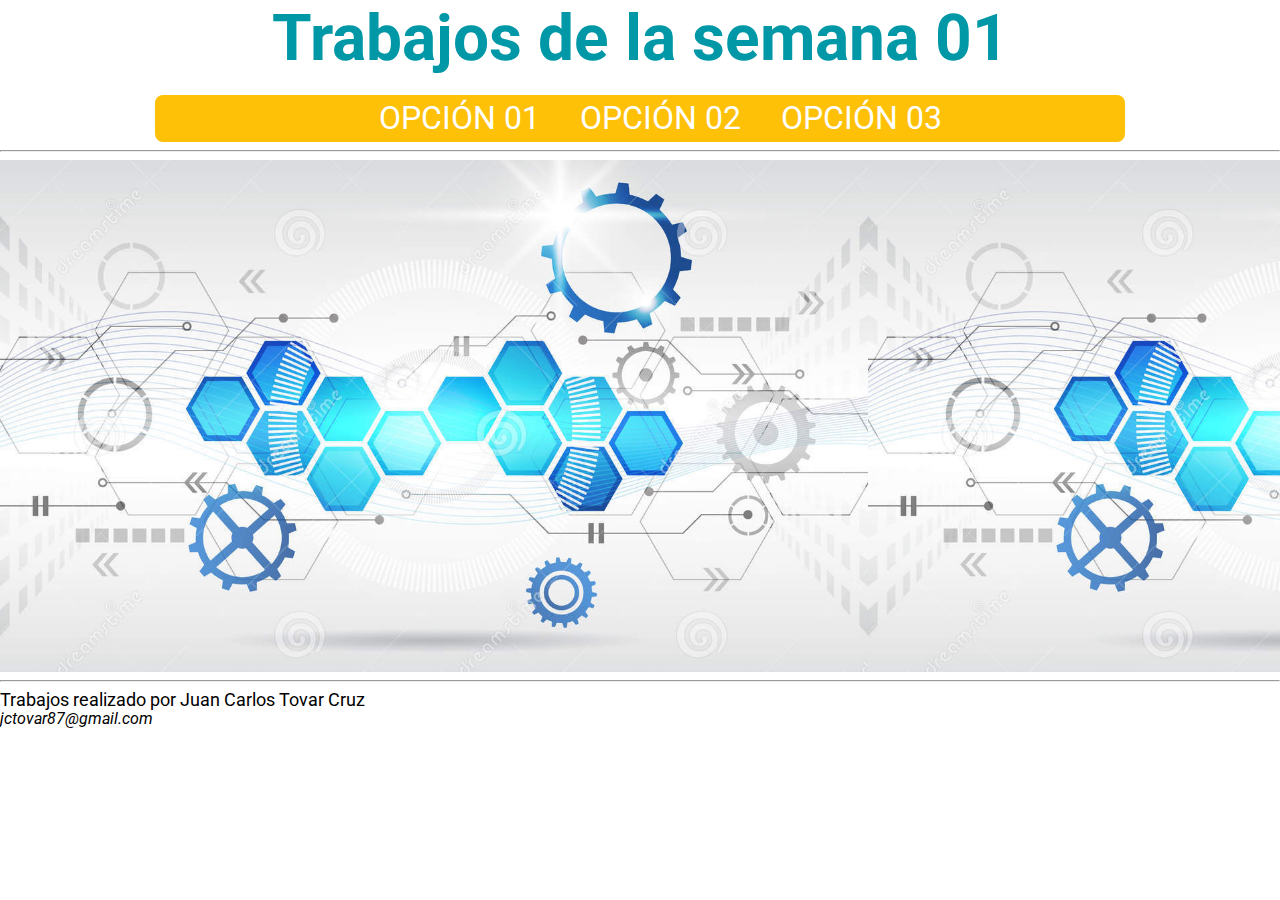
<file: index.html>
<!DOCTYPE html>
<html lang="es">
<head>
    <meta charset="UTF-8">
    <title>Trabajos semana 01</title>
    <link rel="preload" href="css/normalize.css" as="style"> 
    <link rel="stylesheet" href="css/normalize.css">         
    <link rel="preconnect" href="https://fonts.gstatic.com">    
    <link href="https://fonts.googleapis.com/css2?family=Roboto:wght@400;700&display=swap" rel="stylesheet">
    <link rel="preload" href="css/styles.css" as="style">    
    <link href="css/styles.css" rel="stylesheet">            
</head>
<body>
    <header>
        <h1 class="titulo"> Trabajos  de la semana 01 </h1>
    </header>
    <br>

    <nav >
        <span class="menu">
            <dd><a href="./opcion1.html"> OPCIÓN 01 </a></dd>
            <dd><a href="./opcion2.html"> OPCIÓN 02 </a></dd>
            <dd><a href="./opcion3.html"> OPCIÓN 03 </a></dd>
        </span>

    </nav>
    <hr>
    <section class="fondo">
        <div class="contenido-fondo">

        </div>
    </section>
    <hr>

    <footer class="footer">
        Trabajos realizado por Juan Carlos Tovar Cruz
        <address>jctovar87@gmail.com</address>
    </footer>
</body>
</html>
</file>
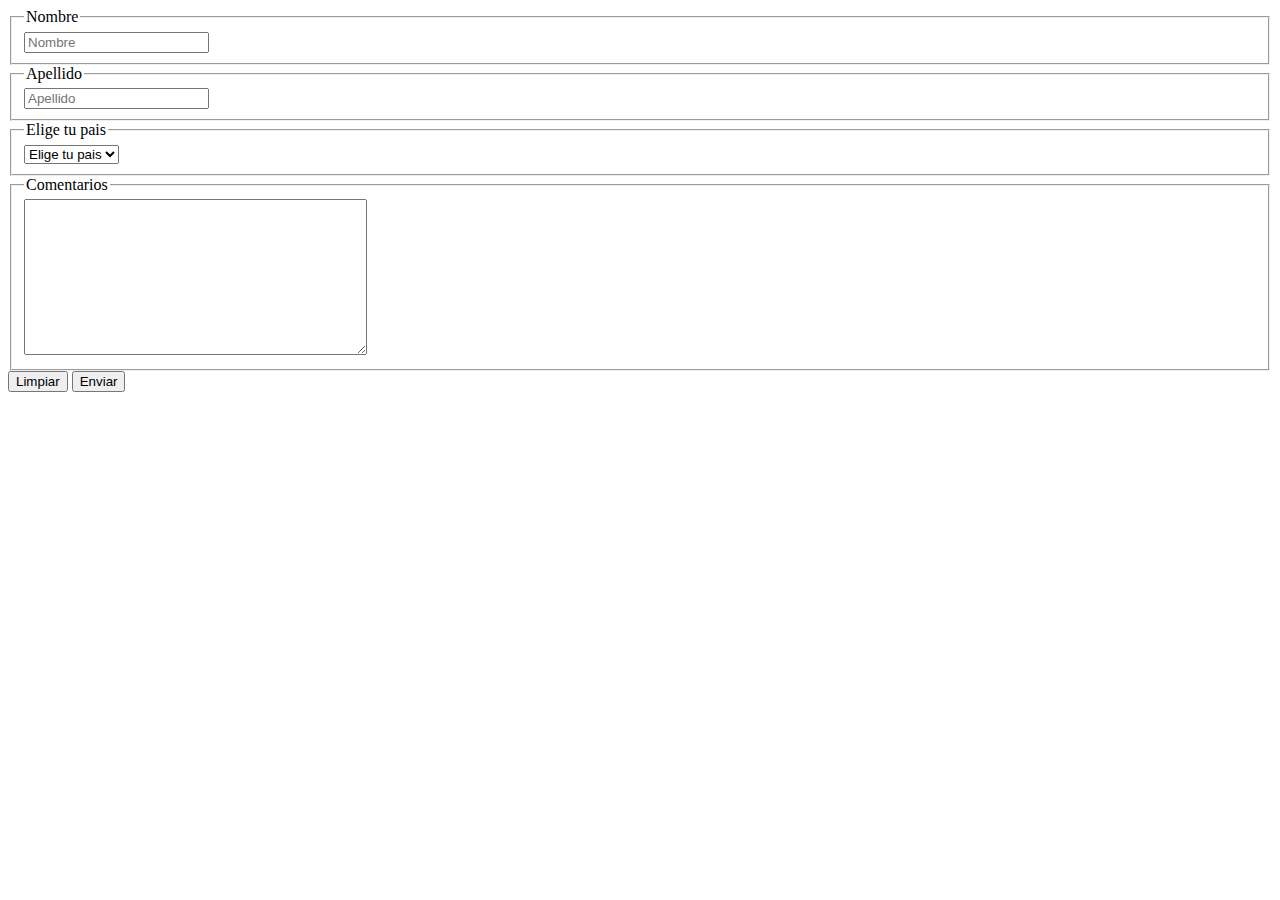
<file: formulario.html>
<!DOCTYPE html>
<html lang="es">
<head>
    <meta charset="UTF-8">
    <title>FORMULARIO WEB</title>
</head>
<body>
    <form>
        <fieldset>
            <legend>Nombre</legend>
            <input type="text" placeholder="Nombre">
        </fieldset>
        <fieldset>
            <legend>Apellido</legend>
            <input type="text" placeholder="Apellido">
        </fieldset>
        <fieldset>
            <legend>Elige tu pais</legend>
            <select name="" id="">
                <option value="">Elige tu pais</option>
                <option value="1">Perú</option>
                <option value="2">Argentina</option>
                <option value="3">Uruguay</option>
                <option value="4">Brasil</option>
                <option value="5">Colombia</option>
            </select>
        </fieldset>
        <fieldset>
            <legend>Comentarios</legend>
            <textarea name="" id="" cols="40" rows="10"></textarea>
        </fieldset>
        <button>Limpiar</button>
        <button>Enviar</button>
    </form>
</body>
</html>
</file>
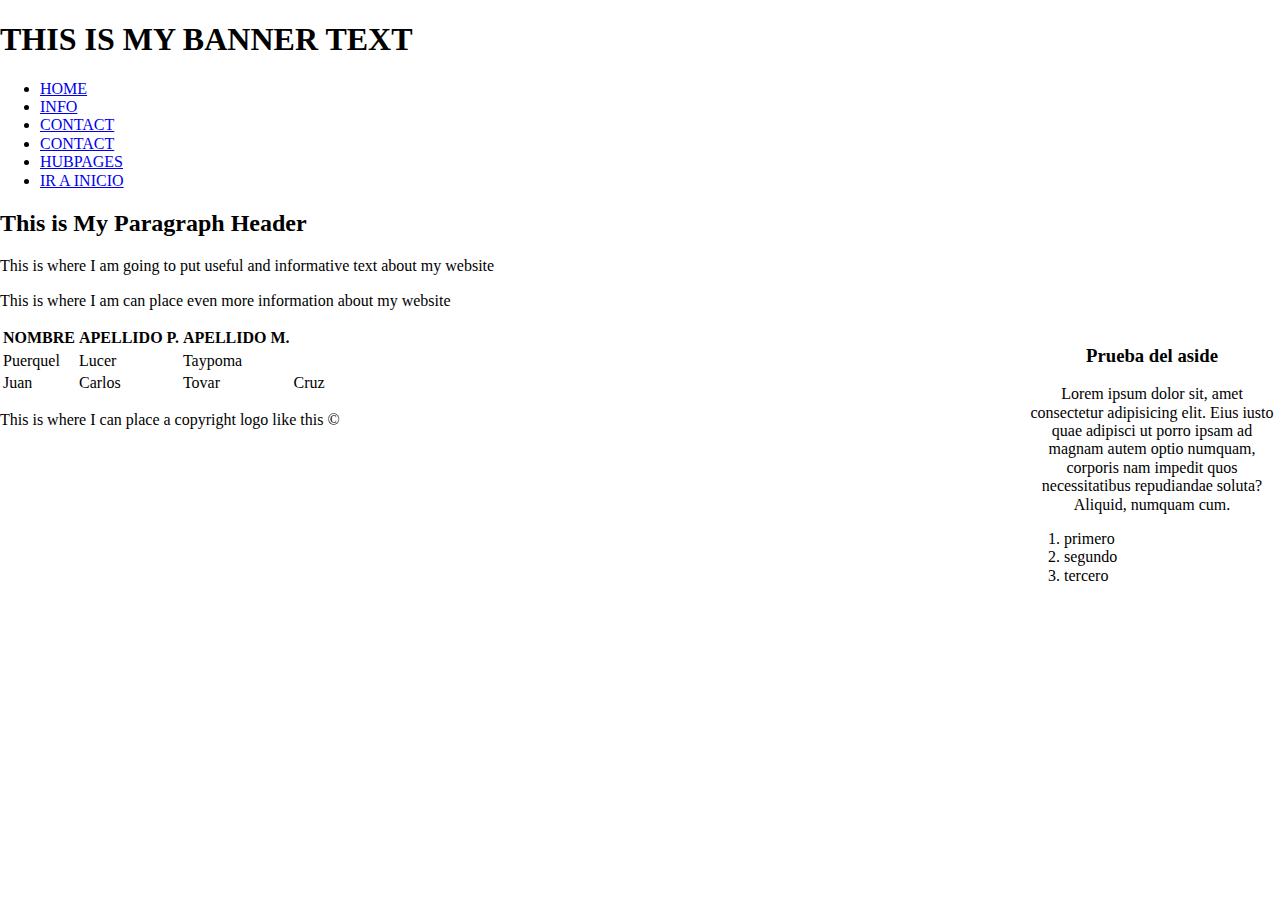
<file: opcion1.html>
<!DOCTYPE html>
<html lang="es">
<head>
    <meta charset="UTF-8">
    <meta http-equiv="X-UA-Compatible" content="IE=edge">
    <meta name="viewport" content="width=device-width, initial-scale=1.0">
    <title>Opcion 1</title>
    <link rel="preload" href="css/normalize.css" as="style"> 
    <link rel="stylesheet" href="css/normalize.css">         
    <link rel="preconnect" href="https://fonts.gstatic.com">    
    <link href="https://fonts.googleapis.com/css2?family=Roboto:wght@400;700&display=swap" rel="stylesheet">
    <link rel="preload" href="css/styles.css" as="style">    
    <link href="css/styles.css" rel="stylesheet">        
</head>
<body>
    <header>
        <h1>THIS IS MY BANNER TEXT</h1>
    </header>
    <nav>
        <dd>
            <li><a href="#"> HOME </a></li>
            <li><a href="#"> INFO </a></li>
            <li><a href="#"> CONTACT </a></li>
            <li><a href="#"> CONTACT </a></li>
            <li><a href="#"> HUBPAGES </a></li>
            <li><a href="./index.html"> IR A INICIO </a></li>
        </dd>
    </nav>
    <main>
        <h2>This is My Paragraph Header        </h2>
        <p>This is where I am going to put useful and informative text about my website</p>
        <p>This is where I am can place even more information about my website</p>
    </main>
    <aside>
        <div class="asidetest">
            <h3>Prueba del aside</h3>
            <p>Lorem ipsum dolor sit, amet consectetur adipisicing elit. Eius iusto quae adipisci ut porro ipsam ad magnam autem optio numquam, corporis nam impedit quos necessitatibus repudiandae soluta? Aliquid, numquam cum.</p>
            <ol>
                <li>primero</li>
                <li>segundo</li>
                <li>tercero</li>
            </ol>
        </div>
    </aside>


        <article>
            <table tabindex="1">
                <tr>
                    <th>NOMBRE</th>
                    <th>APELLIDO P.</th>
                    <th>APELLIDO M.</th>
                </tr>
                <tr>
                    <td>Puerquel</td>
                    <td>Lucer</td>
                    <td>Taypoma</td>
                </tr>
                    <td>Juan</td>
                    <td>Carlos</td>
                    <td>Tovar</td>
                    <td>Cruz</td>
            </table>
        </article>
    <footer>
        <p>This is where I can place a copyright logo like this © </p>
    </footer>
</body>
</html>
</file>
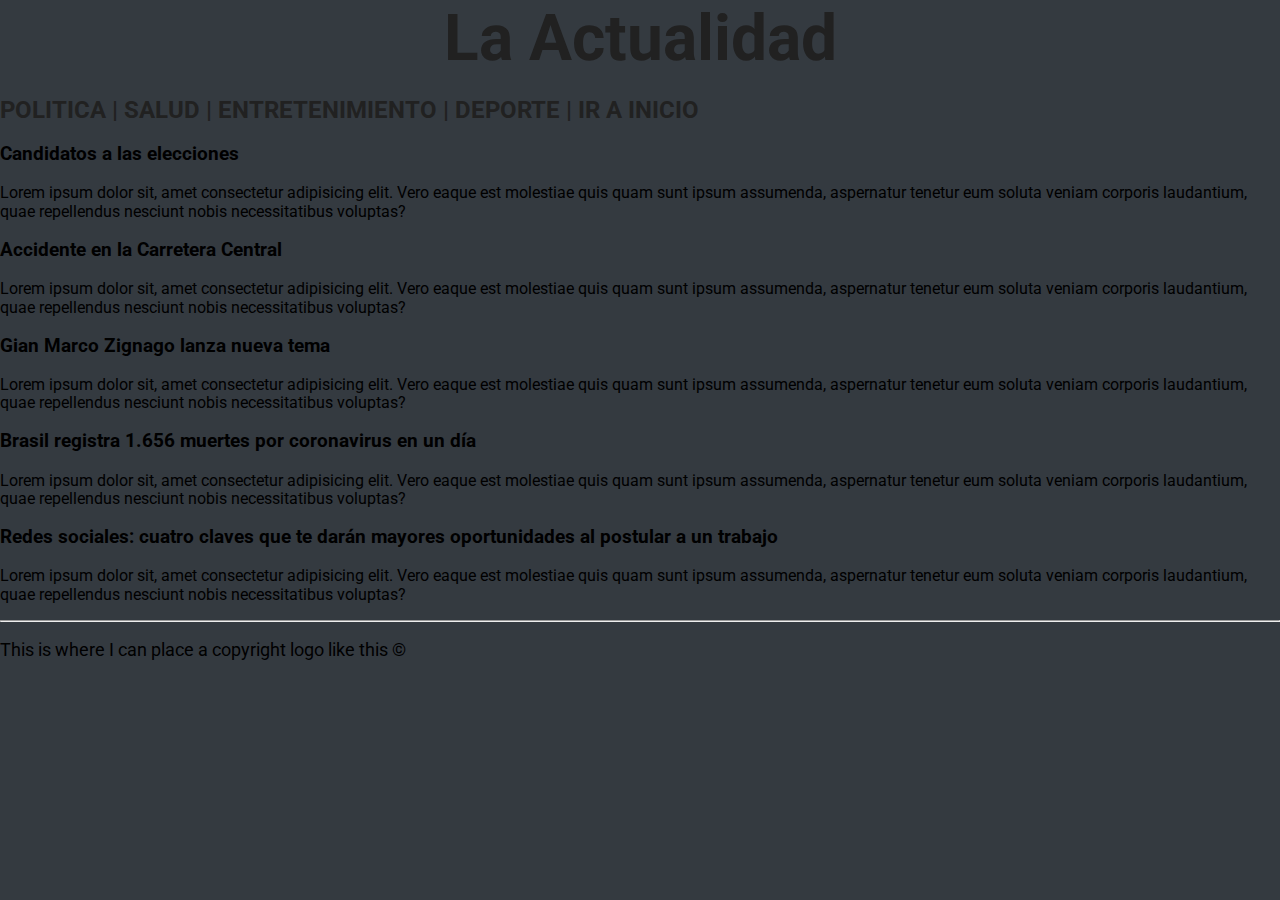
<file: opcion2.html>
<!DOCTYPE html>
<html lang="es">
<head>
    <meta charset="UTF-8">
    <title>Opcion 2</title>
    <link rel="preload" href="css/normalize.css" as="style"> 
    <link rel="stylesheet" href="css/normalize.css">         
    <link rel="preconnect" href="https://fonts.gstatic.com">    
    <link href="https://fonts.googleapis.com/css2?family=Roboto:wght@400;700&display=swap" rel="stylesheet">
    <link rel="preload" href="css/styles.css" as="style">    
    <link href="css/styles.css" rel="stylesheet">   
</head>
<body class="body">
    <header >
        <h1 class="tituloop2">La Actualidad</h1>
    </header>
    <main>
        <nav class="menuop2">
            <h2><a href="#"> Politica |</a>
                <a href="#"> Salud |</a>
                <a href="#"> Entretenimiento |</a>
                <a href="#"> Deporte |</a>
                <a href="./index.html"> IR A INICIO </a>
            </h2>
        </nav>
        <article>
            <header>
                <section>
                    <h3>Candidatos a las elecciones</h3>
                    <p>Lorem ipsum dolor sit, amet consectetur adipisicing elit. Vero eaque est molestiae quis quam sunt ipsum assumenda, aspernatur tenetur eum soluta veniam corporis laudantium, quae repellendus nesciunt nobis necessitatibus voluptas?</p>
                </section>
                <section>
                    <h3>Accidente en la Carretera Central</h3>
                    <p>Lorem ipsum dolor sit, amet consectetur adipisicing elit. Vero eaque est molestiae quis quam sunt ipsum assumenda, aspernatur tenetur eum soluta veniam corporis laudantium, quae repellendus nesciunt nobis necessitatibus voluptas?</p>
                </section>

            </header>
            <footer>

            </footer>
           
        </article>
            <aside>
                <section>
                    <h3>Gian Marco Zignago  lanza nueva tema</h3>
                    <p>Lorem ipsum dolor sit, amet consectetur adipisicing elit. Vero eaque est molestiae quis quam sunt ipsum assumenda, aspernatur tenetur eum soluta veniam corporis laudantium, quae repellendus nesciunt nobis necessitatibus voluptas?</p>
                </section>
                <section>
                    <h3>Brasil registra 1.656 muertes por coronavirus en un día</h3>
                    <p>Lorem ipsum dolor sit, amet consectetur adipisicing elit. Vero eaque est molestiae quis quam sunt ipsum assumenda, aspernatur tenetur eum soluta veniam corporis laudantium, quae repellendus nesciunt nobis necessitatibus voluptas?</p>
                </section>
                <section>
                    <h3>Redes sociales: cuatro claves que te darán mayores oportunidades al postular a un trabajo</h3>
                    <p>Lorem ipsum dolor sit, amet consectetur adipisicing elit. Vero eaque est molestiae quis quam sunt ipsum assumenda, aspernatur tenetur eum soluta veniam corporis laudantium, quae repellendus nesciunt nobis necessitatibus voluptas?</p>
                </section>
            </aside>
    </main>
    <hr>
    <footer class="footer">
        <p>This is where I can place a copyright logo like this © </p>
    </footer>
</body>
</html>
</file>
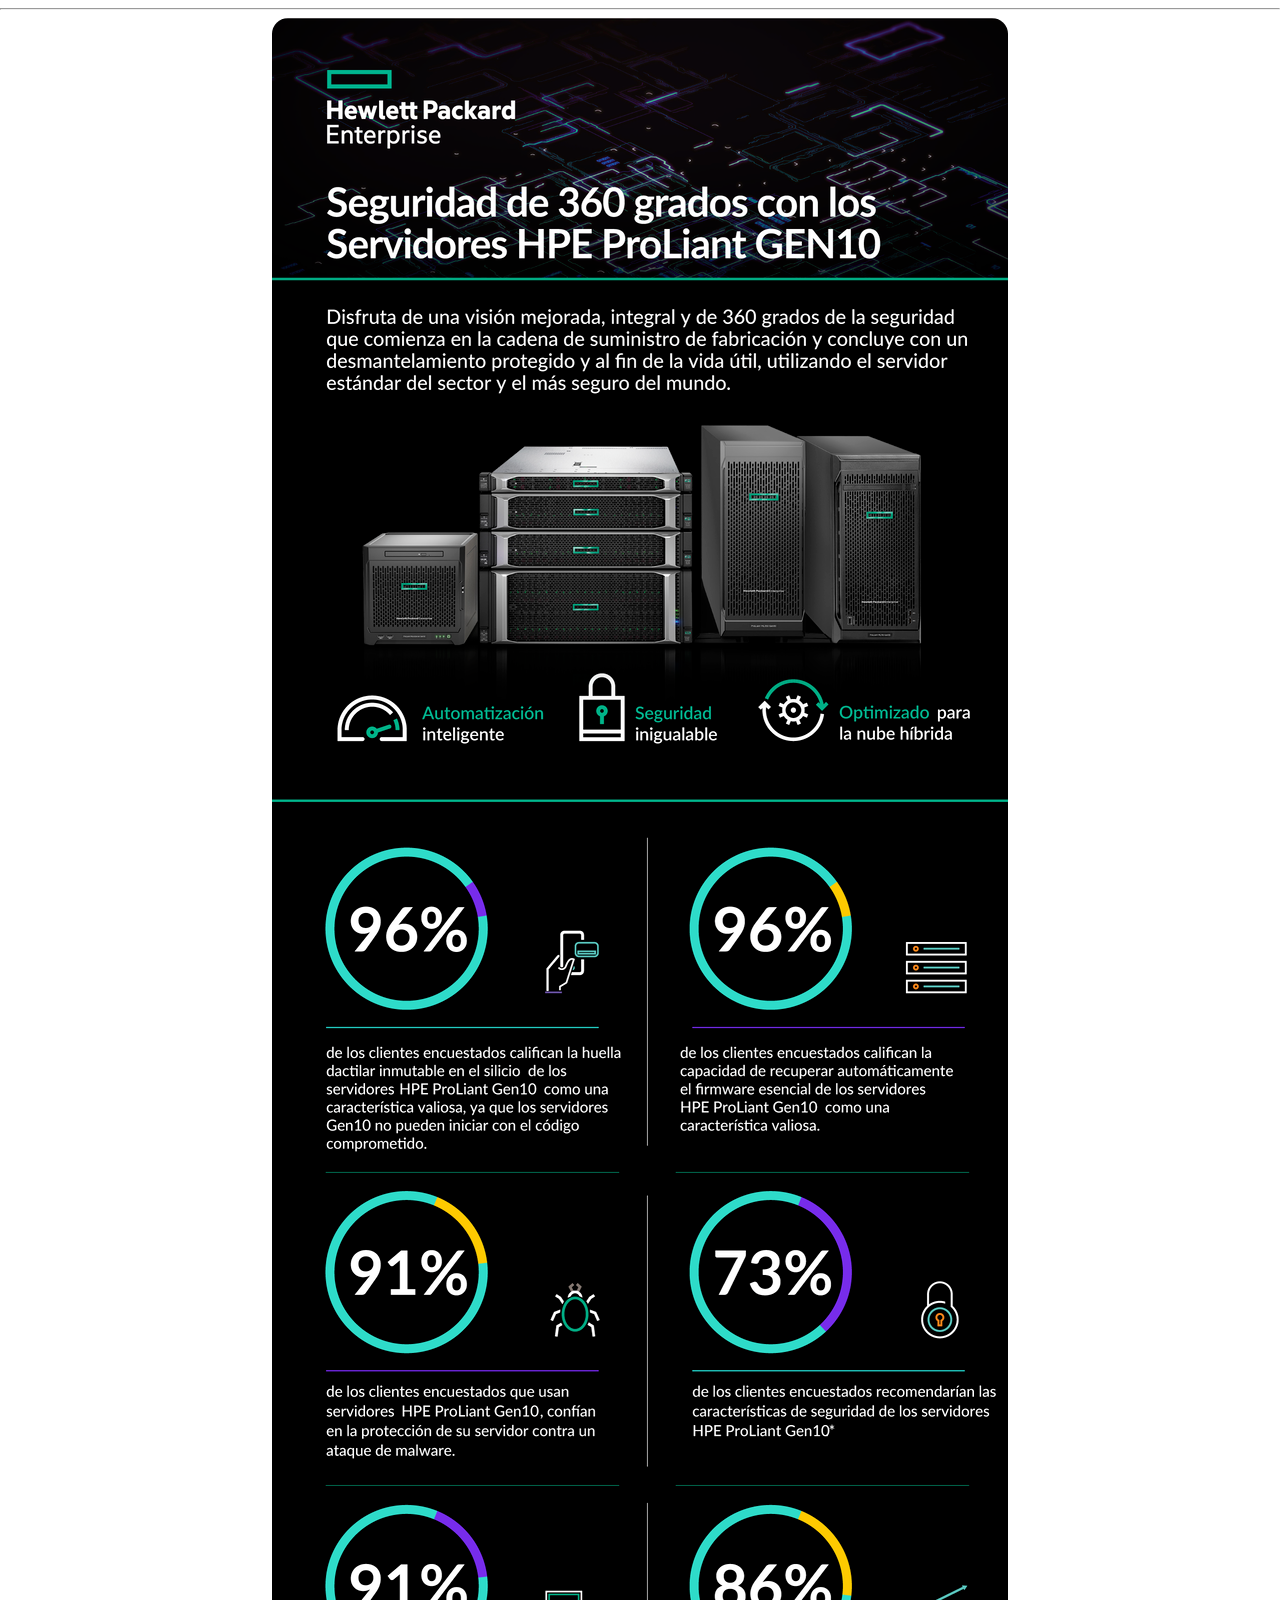
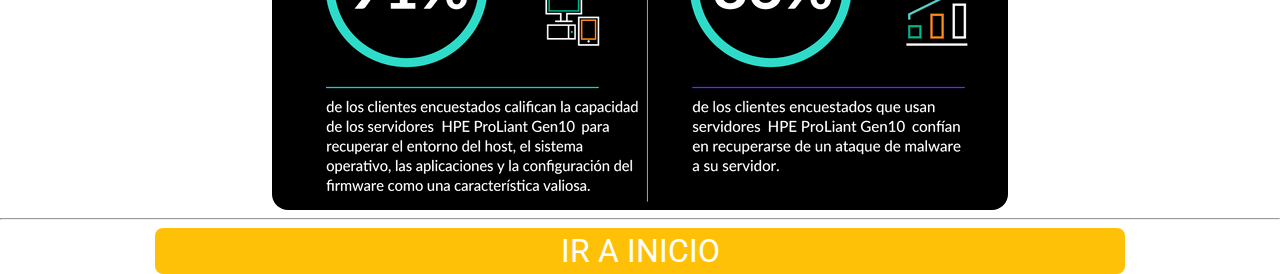
<file: opcion3.html>
<!DOCTYPE html>
<html lang="es">
<head>
    <meta charset="UTF-8">
    <title>Opcion 3</title>
    <link rel="preload" href="css/normalize.css" as="style"> 
    <link rel="stylesheet" href="css/normalize.css">         
    <link rel="preconnect" href="https://fonts.gstatic.com">    
    <link href="https://fonts.googleapis.com/css2?family=Roboto:wght@400;700&display=swap" rel="stylesheet">
    <link rel="preload" href="css/styles.css" as="style">    
    <link href="css/styles.css" rel="stylesheet">         
</head>
<body>
    <header>

    </header>    
    <nav>

    </nav>
    <hr>

    <main>
        <section class="construccion">
            <div class="construccion div">

            </div>
        </section>
    
    </main>
    <hr>
    <footer class="menu">
            <a href="./index.html"> IR A INICIO </a>
    </footer>
</body>
</html>
</file>
<file: css/styles.css>
:root {
    --blanco: #ffffff;
    --oscuro: #212121;
    --primario: #ffc107;
    --secundario: #0097a7;
    --gris: #757575;
    --gris-claro: #DFE9F3
    }


.titulo{                                
    font-family: -apple-system, BlinkMacSystemFont, 'Segoe UI', Roboto, Oxygen, Ubuntu, Cantarell, 'Open Sans', 'Helvetica Neue', sans-serif;
    color: var(--secundario);
    font-size: 4rem;
    text-align: center;
    font-weight: 700;
    width: min(60rem, 100%);
    margin: 0 auto;
    border: none;
    border-radius: 0.5rem;
    padding: 0.1rem;
}

.titulo span {
    font-size: 2rem;
    background-color: var(--gris);
    font-weight: 400;
}

.tituloop2{                                
    font-family: -apple-system, BlinkMacSystemFont, 'Segoe UI', Roboto, Oxygen, Ubuntu, Cantarell, 'Open Sans', 'Helvetica Neue', sans-serif;
    color: var(--oscuro);
    font-size: 4rem;
    text-align: center;
    font-weight: 700;
    width: min(60rem, 100%);
    margin: 0 auto;
    border: none;
    border-radius: 0.5rem;
    padding: 0.1rem;
}

.fondo {
    background-image: url(../img/tuercas.PNG);
    height: 32rem;

}

.construccion {

}

.construccion div {
    background-image: url(../img/hp.png);
    background-repeat: no-repeat;
    width: min(46rem, 100%);
    margin: 0 auto;
    padding-top: 112rem;
    border-radius: 1rem;
}

.menu {
    font-family: -apple-system, BlinkMacSystemFont, 'Segoe UI', Roboto, Oxygen, Ubuntu, Cantarell, 'Open Sans', 'Helvetica Neue', sans-serif;
    display: flex;                        
    flex-direction: row;
    background-color: var(--primario);
    width: min(60rem, 100%);
    margin: 0 auto;
    border: none;
    border-radius: 0.5rem;
    padding: 0.3rem;
    justify-content: center;
}

.menu a {
    color: var(--blanco);                 
    font-size: 2rem;
    text-align: center;
    font-weight: 400;                     
    text-decoration: none;                
    
}

.menu a:hover {
    background-color: var(--secundario);  
    color: var(--blanco);     
    padding: 0rem;
    font-size: 2rem;
}

.menuop2{

}

.menuop2 a{
    text-decoration: none;
    color: var(--oscuro);
    text-transform: uppercase;
}

.body{
    font-family: -apple-system, BlinkMacSystemFont, 'Segoe UI', Roboto, Oxygen, Ubuntu, Cantarell, 'Open Sans', 'Helvetica Neue', sans-serif;

  background-color:#343a40!important

}

.footer {
    font-size: 1.1rem;
    font-family: -apple-system, BlinkMacSystemFont, 'Segoe UI', Roboto, Oxygen, Ubuntu, Cantarell, 'Open Sans', 'Helvetica Neue', sans-serif;
}

.footer address{
    font-size: 1rem;
    font-family: -apple-system, BlinkMacSystemFont, 'Segoe UI', Roboto, Oxygen, Ubuntu, Cantarell, 'Open Sans', 'Helvetica Neue', sans-serif;
}

.asidetest {
    width: 20%;
    text-align: center;
    float: right;
    
}

.asidetest ol li{
    text-align: left;
}
</file>
